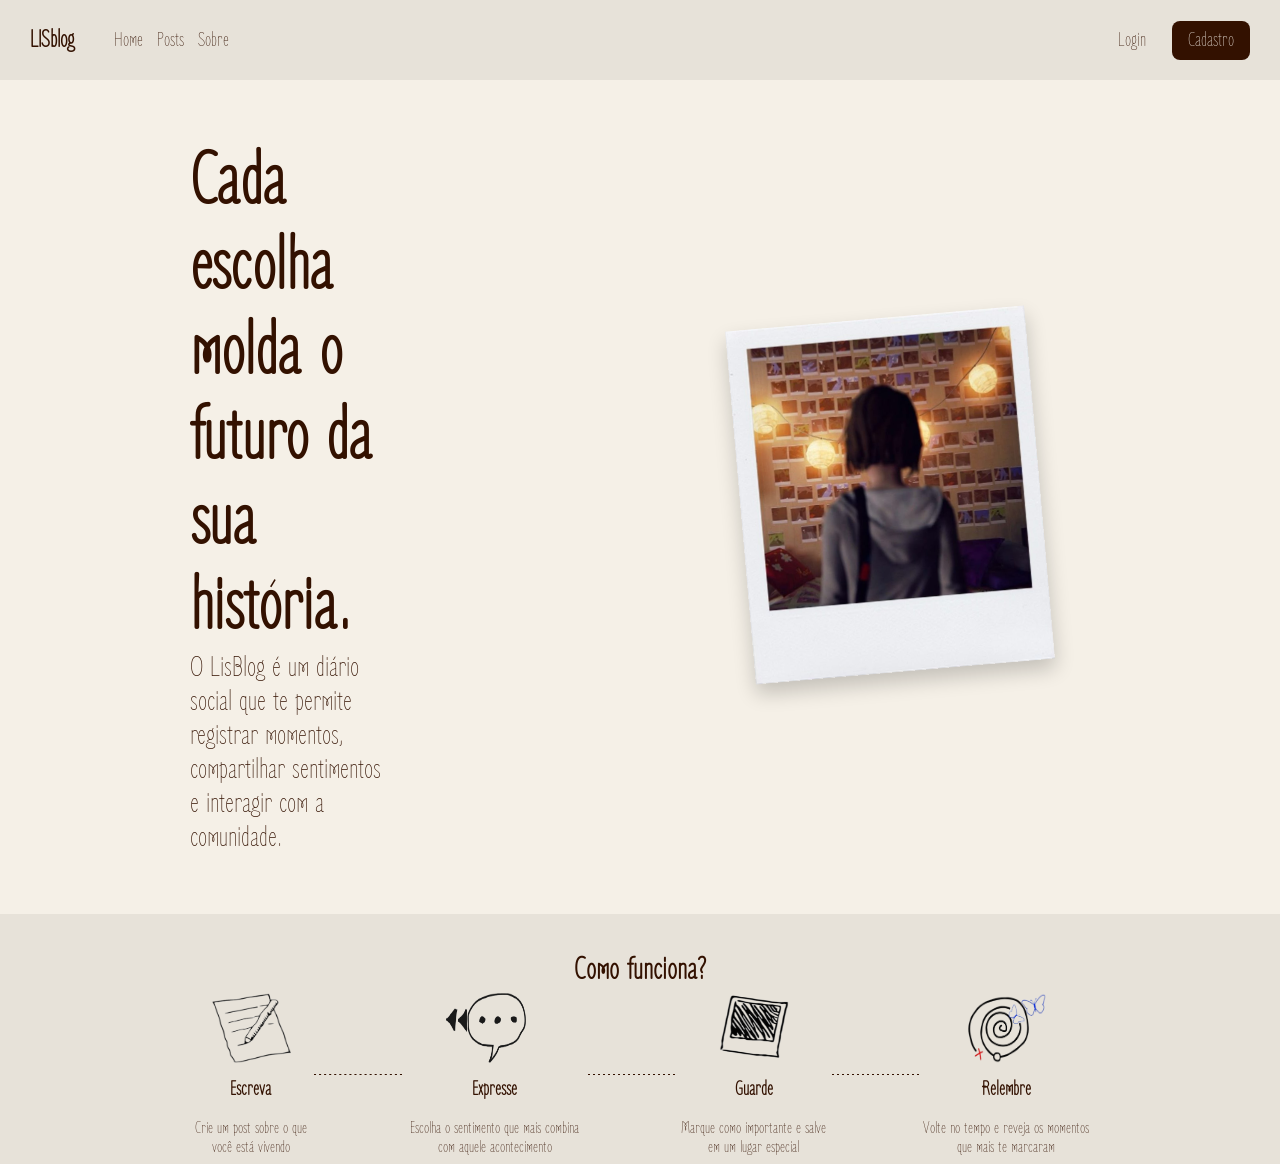
<file: index.html>
<!doctype html>
<html lang="en">

<head>
  <meta charset="UTF-8" />
  <meta name="viewport" content="width=device-width, initial-scale=1.0" />
  <link rel="stylesheet" href="home.css" />

  <!-- fontes-->
  <link rel="preconnect" href="https://fonts.googleapis.com" />
  <link rel="preconnect" href="https://fonts.gstatic.com" crossorigin />
  <link href="https://fonts.googleapis.com/css2?family=Zen+Loop:ital@0;1&display=swap" rel="stylesheet" />
</head>

<body>


  <!-- NavBar-->
  <header>
    <nav class="navBar">
    
        <h1>LISblog</h1>
      </div>

      <div class="menu">
        <a href="#">Home</a>
        <a href="#">Posts</a>
        <a href="#">Sobre</a>
      </div>

      <div class="botoes">
        <a href="login.html" class="login">Login</a>
        <a href="#" class="cadastro">Cadastro</a>
      </div>
    </nav>
  </header>

  <main>

    <!-- inicio -->
    <section class="inicio">
      <div class="inicio-texto">
        <h1>Cada escolha molda o futuro da sua história.</h1>
        <p>O LisBlog é um diário social que te permite registrar momentos,
          compartilhar sentimentos e interagir com a comunidade.<br></p>
      </div>

      <div class="inicio-img">
        <img src="imgs/polaroid_home.jpg" alt="">
      </div>
    </section>

  
    <!--funcionalidades-->

    <div class="funcionalidades">

      <h1>Como funciona?</h1>

      <div class="alinhamento">

      <div>
        <div class="icones" ><img src="./imgs/save icon.png" alt=""> <br></div>
        <h2>Escreva</h2> <br>
        <p>Crie um post sobre o que você está vivendo</p>
      </div>

      <div class="divisor"></div>

      <div>
       <div class="icones2" ><img src="./imgs/balao.png" alt=""></div>
       <h2>Expresse</h2> <br>
        <p>Escolha o sentimento que mais combina com aquele acontecimento</p>
      </div>

      <div class="divisor"></div>


      <div>
        <div class="icones" ><img src="./imgs/polaroid-icon.png" alt=""></div>
        <h2>Guarde</h2> <br>
        <p>Marque como importante e salve em um lugar especial</p>
      </div>

      <div class="divisor"></div>

      <div>
        <div class="icones" ><img src="./imgs/rewind.png" alt=""></div>
        <h2>Relembre</h2> <br>
        <p>Volte no tempo e reveja os momentos que mais te marcaram</p>
      </div>
</div>


    </div>





</body>

</html>
</file>
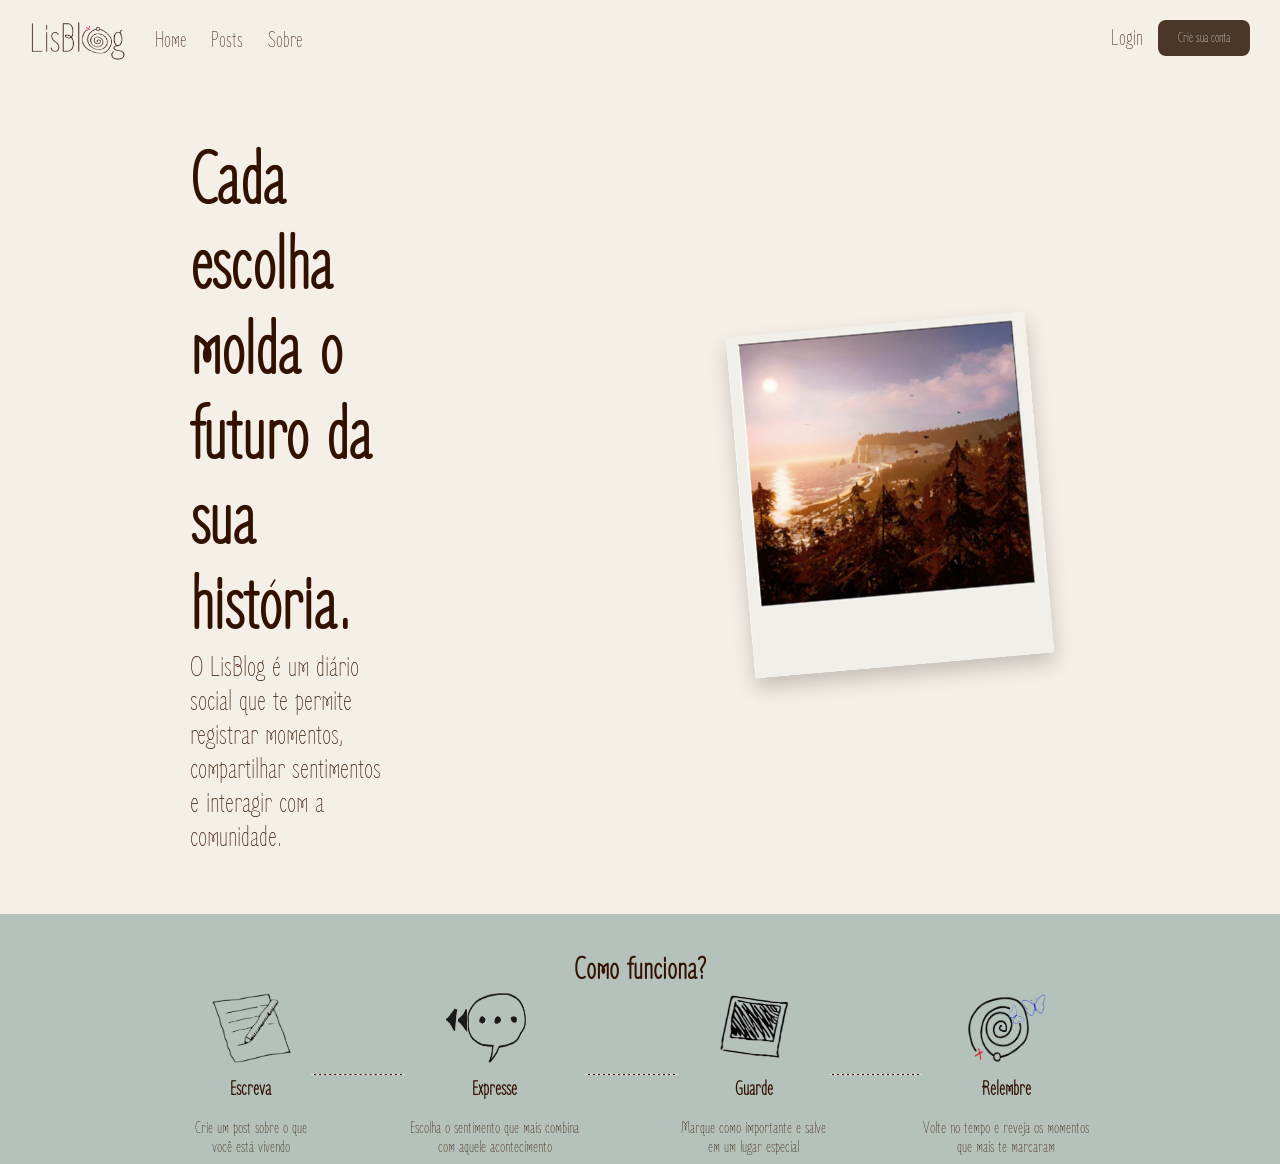
<file: public/index.html>
<!doctype html>
<html lang="en">

<head>
  <meta charset="UTF-8" />
  <meta name="viewport" content="width=device-width, initial-scale=1.0" />
  <link rel="stylesheet" href="./css/home.css" />

  <!-- fontes-->
  <link rel="preconnect" href="https://fonts.googleapis.com" />
  <link rel="preconnect" href="https://fonts.gstatic.com" crossorigin />
  <link href="https://fonts.googleapis.com/css2?family=Zen+Loop:ital@0;1&display=swap" rel="stylesheet" />
</head>

<body>


  <!-- NavBar-->
  <header>
  <nav class="navBar">
    <img class="logo" src="./assets/imgs/Logo.png" alt="LisBlog" />
    <div class="menu">
      <a href="./index.html">Home</a>
      <a href="#">Posts</a>
      <a href="./sobre.html">Sobre</a>
    </div>
    <div class="botoes">
        <a href="login.html">Login</a>
      <a href="./cadastro.html" class="cadastro">Crie sua conta</a>
    </div>
  </nav>
</header>

  <main>

    <!-- inicio -->
    <section class="inicio">
      <div class="inicio-texto">
        <h1>Cada escolha molda o futuro da sua história.</h1>
        <p>O LisBlog é um diário social que te permite registrar momentos,
          compartilhar sentimentos e interagir com a comunidade.<br></p>
      </div>

      <div class="inicio-img">
        <img src="./assets/imgs/polaroid_ArcadiaBay.png" alt="">
      </div>
    </section>

  
    <!--funcionalidades-->

    <div class="funcionalidades">

      <h1>Como funciona?</h1>

      <div class="alinhamento">

      <div>
        <div class="icones" ><img src="./assets/imgs/save icon.png" alt=""> <br></div>
        <h2>Escreva</h2> <br>
        <p>Crie um post sobre o que você está vivendo</p>
      </div>

      <div class="divisor"></div>

      <div>
       <div class="icones2" ><img src="./assets/imgs/balao.png" alt=""></div>
       <h2>Expresse</h2> <br>
        <p>Escolha o sentimento que mais combina com aquele acontecimento</p>
      </div>

      <div class="divisor"></div>


      <div>
        <div class="icones" ><img src="./assets/imgs/polaroid-icon.png" alt=""></div>
        <h2>Guarde</h2> <br>
        <p>Marque como importante e salve em um lugar especial</p>
      </div>

      <div class="divisor"></div>

      <div>
        <div class="icones" ><img src="./assets/imgs/rewind.png" alt=""></div>
        <h2>Relembre</h2> <br>
        <p>Volte no tempo e reveja os momentos que mais te marcaram</p>
      </div>
</div>


    </div>





</body>

</html>
</file>
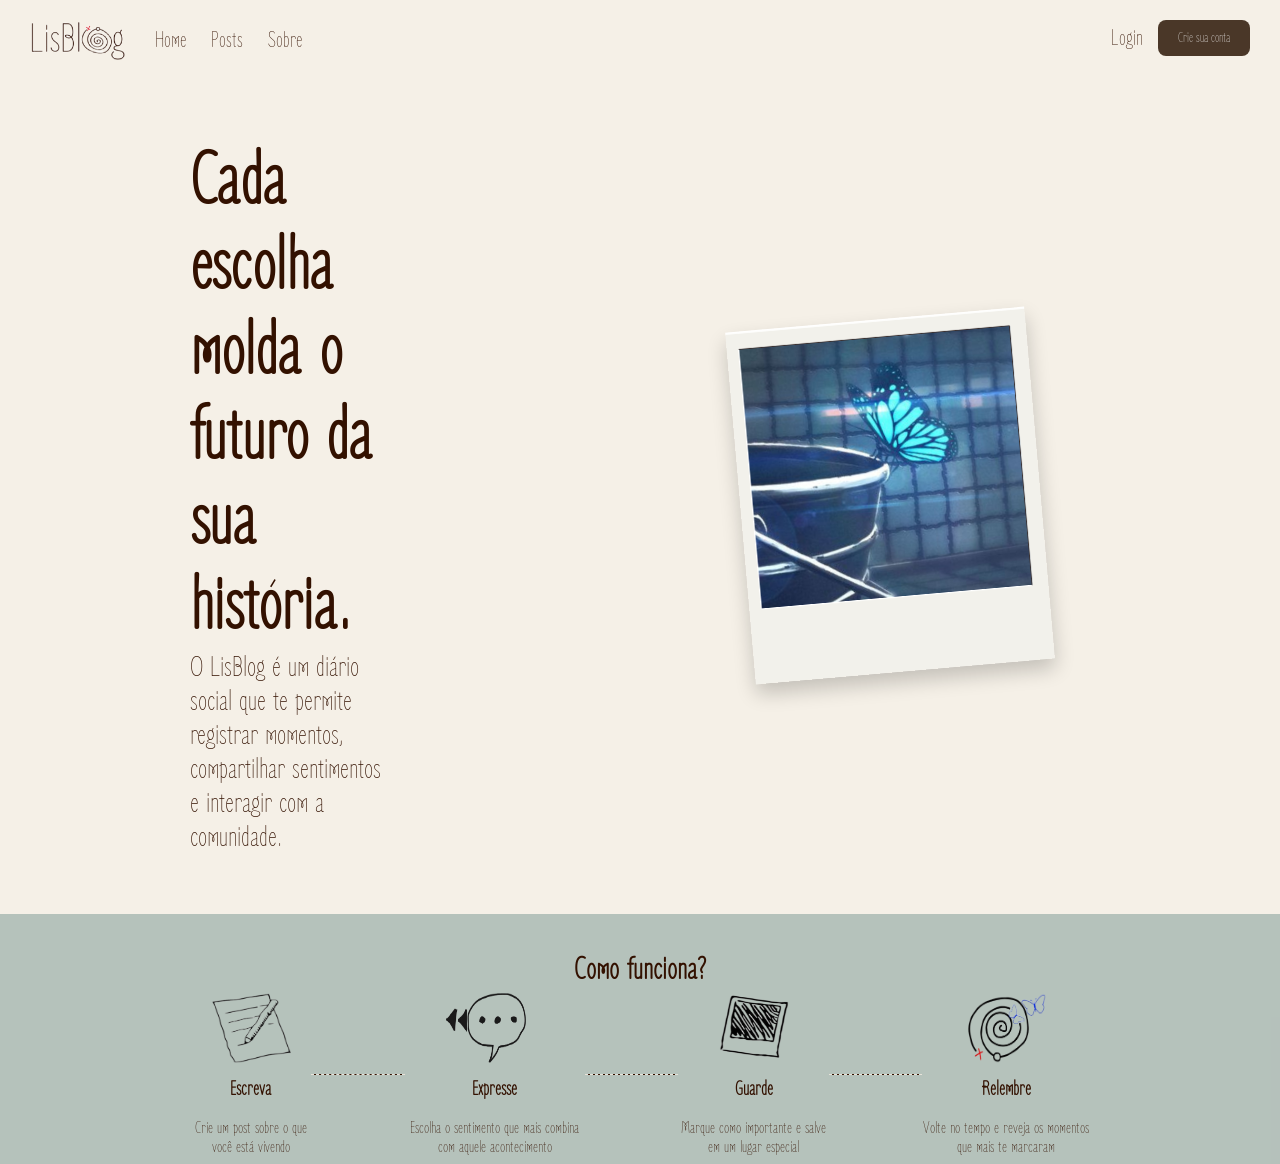
<file: Páginas/index.html>
<!doctype html>
<html lang="en">

<head>
  <meta charset="UTF-8" />
  <meta name="viewport" content="width=device-width, initial-scale=1.0" />
  <link rel="stylesheet" href="../css/home.css" />

  <!-- fontes-->
  <link rel="preconnect" href="https://fonts.googleapis.com" />
  <link rel="preconnect" href="https://fonts.gstatic.com" crossorigin />
  <link href="https://fonts.googleapis.com/css2?family=Zen+Loop:ital@0;1&display=swap" rel="stylesheet" />
</head>

<body>


  <!-- NavBar-->
  <header>
  <nav class="navBar">
    <img class="logo" src="../imgs/Logo.png" alt="LisBlog" />
    <div class="menu">
      <a href="./index.html">Home</a>
      <a href="#">Posts</a>
      <a href="./sobre.html">Sobre</a>
    </div>
    <div class="botoes">
        <a href="login.html">Login</a>
      <a href="./cadastro.html" class="cadastro">Crie sua conta</a>
    </div>
  </nav>
</header>

  <main>

    <!-- inicio -->
    <section class="inicio">
      <div class="inicio-texto">
        <h1>Cada escolha molda o futuro da sua história.</h1>
        <p>O LisBlog é um diário social que te permite registrar momentos,
          compartilhar sentimentos e interagir com a comunidade.<br></p>
      </div>

      <div class="inicio-img">
        <img src="../imgs/borboleta_home.png" alt="">
      </div>
    </section>

  
    <!--funcionalidades-->

    <div class="funcionalidades">

      <h1>Como funciona?</h1>

      <div class="alinhamento">

      <div>
        <div class="icones" ><img src="../imgs/save icon.png" alt=""> <br></div>
        <h2>Escreva</h2> <br>
        <p>Crie um post sobre o que você está vivendo</p>
      </div>

      <div class="divisor"></div>

      <div>
       <div class="icones2" ><img src="../imgs/balao.png" alt=""></div>
       <h2>Expresse</h2> <br>
        <p>Escolha o sentimento que mais combina com aquele acontecimento</p>
      </div>

      <div class="divisor"></div>


      <div>
        <div class="icones" ><img src="../imgs/polaroid-icon.png" alt=""></div>
        <h2>Guarde</h2> <br>
        <p>Marque como importante e salve em um lugar especial</p>
      </div>

      <div class="divisor"></div>

      <div>
        <div class="icones" ><img src="../imgs/rewind.png" alt=""></div>
        <h2>Relembre</h2> <br>
        <p>Volte no tempo e reveja os momentos que mais te marcaram</p>
      </div>
</div>


    </div>





</body>

</html>
</file>
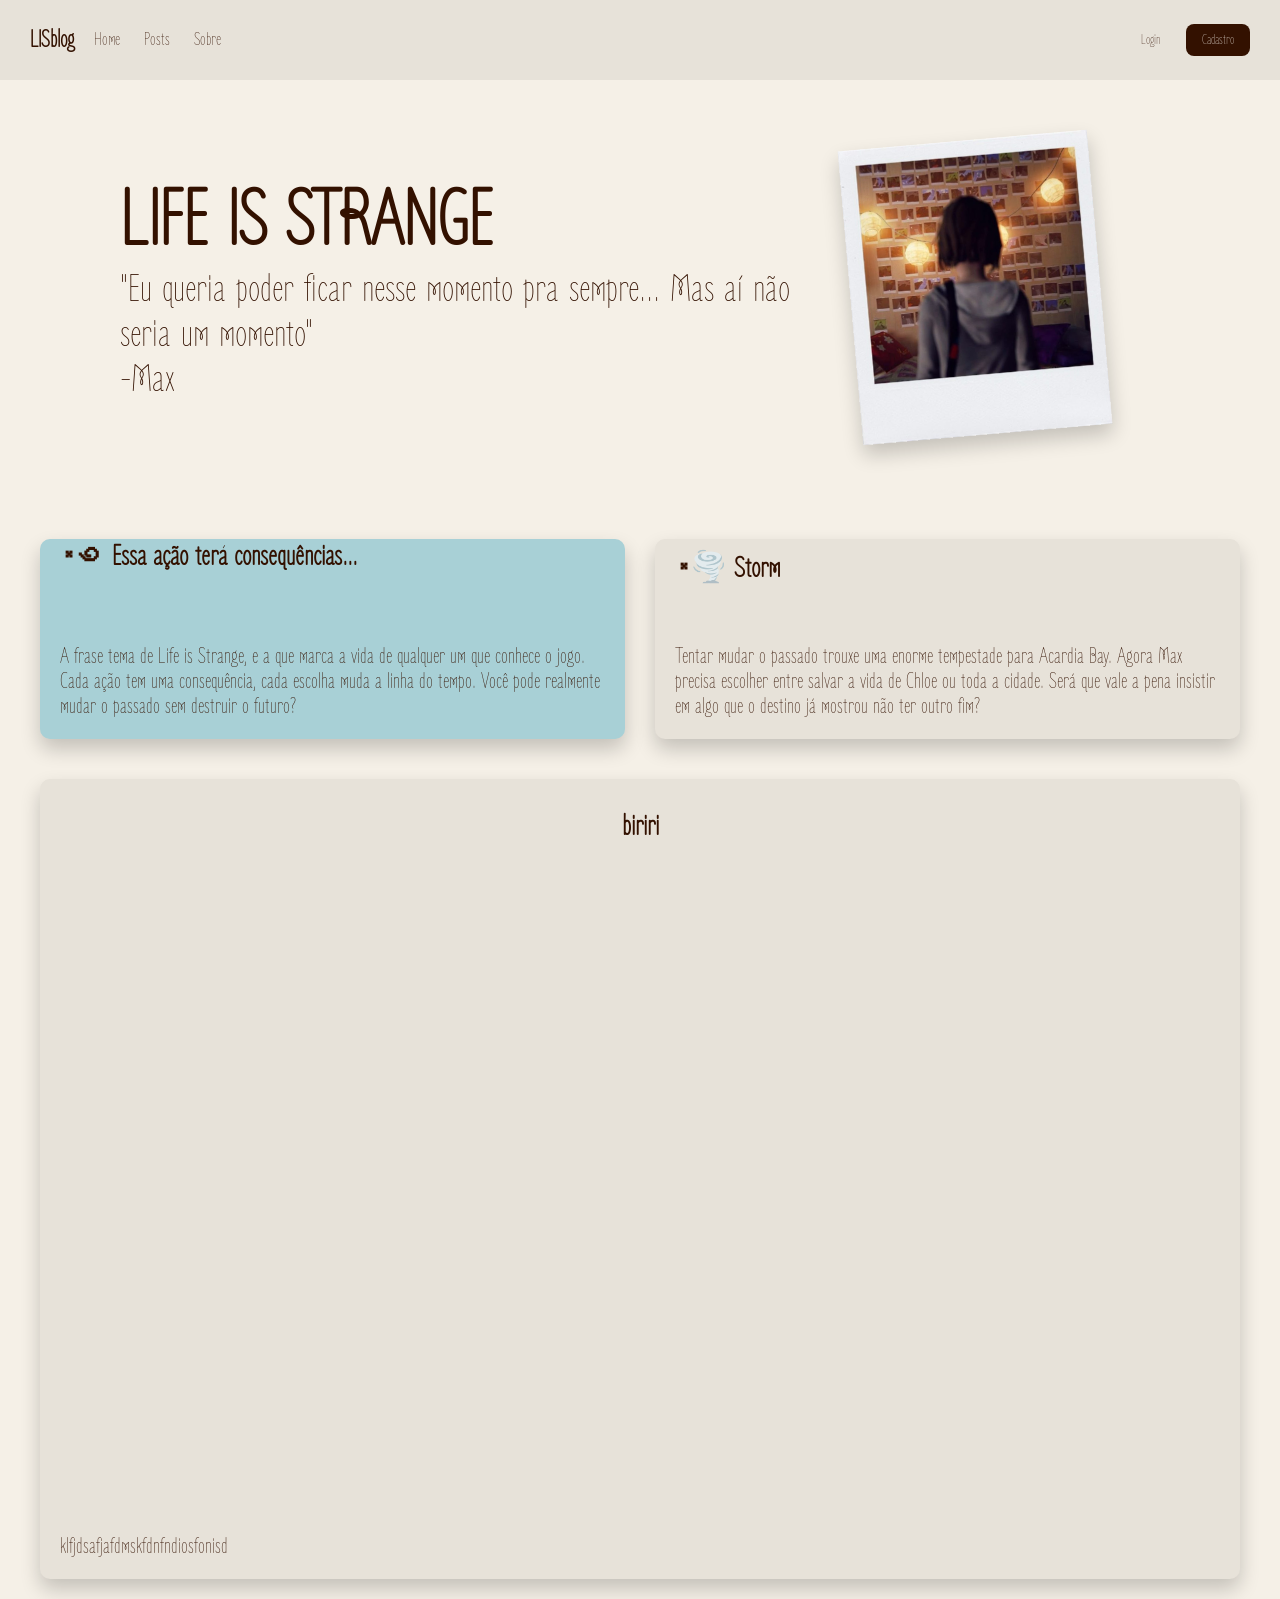
<file: sobre.html>
<!doctype html>
<html lang="en">

<head>
  <meta charset="UTF-8" />
  <meta name="viewport" content="width=device-width, initial-scale=1.0" />
  <link rel="stylesheet" href="style.css" />

  <!-- fontes-->
  <link rel="preconnect" href="https://fonts.googleapis.com" />
  <link rel="preconnect" href="https://fonts.gstatic.com" crossorigin />
  <link href="https://fonts.googleapis.com/css2?family=Zen+Loop:ital@0;1&display=swap" rel="stylesheet" />
</head>

<body>


  <!-- NavBar-->
  <header>
    <nav class="navBar">
    
        <h1>LISblog</h1>
      </div>

      <div class="menu">
        <a href="#">Home</a>
        <a href="#">Posts</a>
        <a href="#">Sobre</a>
      </div>

      <div class="botoes">
        <a href="login.html" class="login">Login</a>
        <a href="#" class="cadastro">Cadastro</a>
      </div>
    </nav>
  </header>

  <main>

    <!-- inicio -->
    <section class="inicio">
      <div class="inicio-texto">
        <h1>LIFE IS STRANGE</h1>
        <p>"Eu queria poder ficar nesse momento pra sempre... Mas aí não seria um momento" <br> -Max</p>
      </div>

      <div class="inicio-img">
        <img src="imgs/polaroid_home.jpg" alt="">
      </div>
    </section>

    <!-- cards -->
    <section class="cards">
      
      <div class="card card1">
        <h1>༝꩜ Essa ação terá consequências...</h1>
        <p>A frase tema de Life is Strange, e a que marca a vida de qualquer um que conhece o jogo. <br> Cada ação tem
          uma consequência,
          cada escolha muda a linha do tempo. Você pode realmente mudar o passado sem destruir o futuro?<br> </p>
        </div>

      <div class="card card2">
        <h1>༝🌪️ Storm</h1>
        <p> Tentar mudar o passado trouxe uma enorme tempestade para Acardia Bay. Agora Max precisa escolher
          entre salvar a vida de Chloe ou toda a cidade. Será que vale a pena insistir em algo que o destino já
          mostrou não ter outro fim?</p>
      </div>
    </section>

    <section class="card card3">
      <h1 class="titulo">biriri</h1>
      <p>klfjdsafjafdmskfdnfndiosfonisd</p>



    </section>





</body>

</html>
</file>
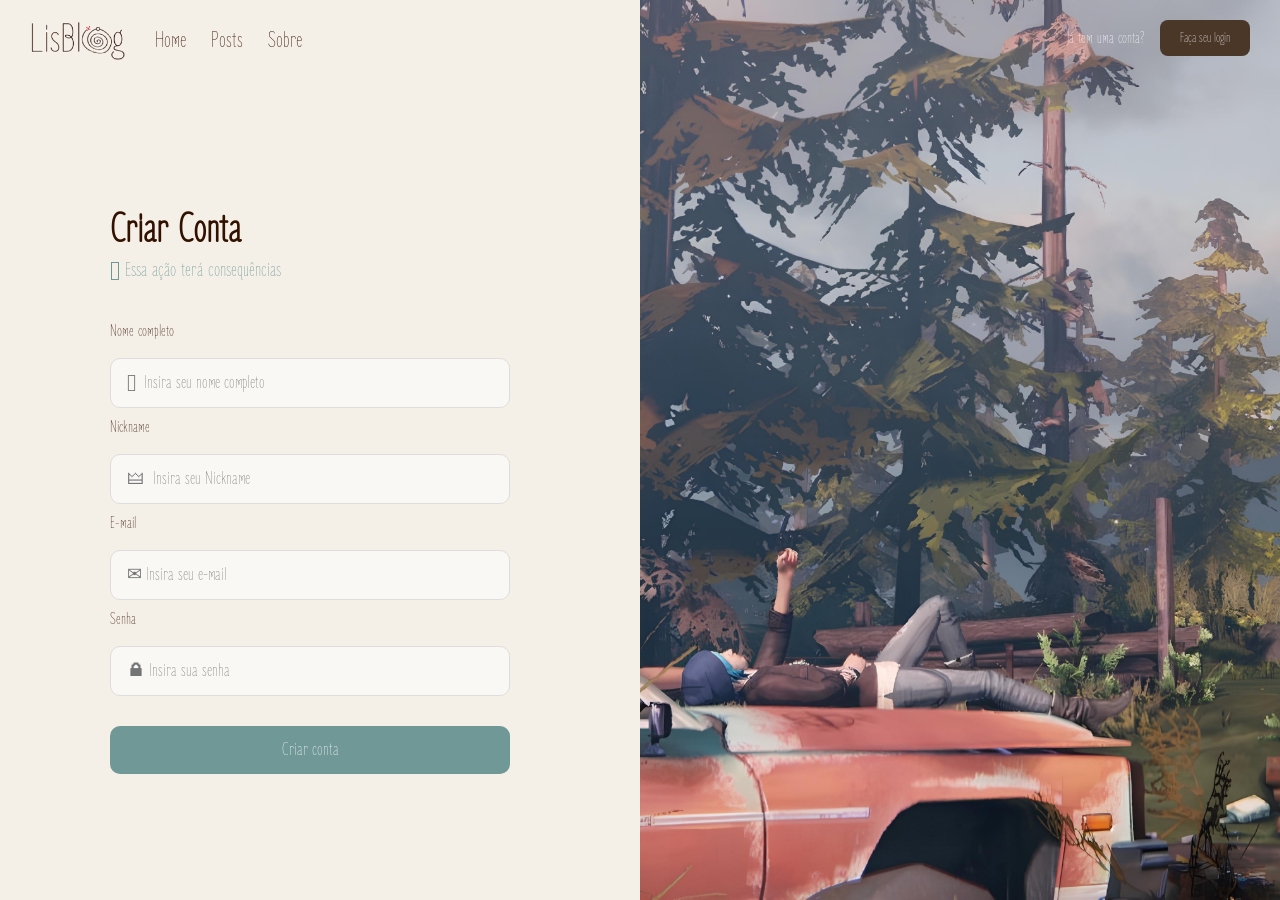
<file: public/cadastro.html>
<!doctype html>
<html lang="pt-br">
  <head>
    <meta charset="UTF-8" />
    <meta name="viewport" content="width=device-width, initial-scale=1.0" />
    <link rel="stylesheet" href="./css/cadastro.css" />

    <title>Cadastro - LISBlog</title>

    <!-- fontes-->
    <link rel="preconnect" href="https://fonts.googleapis.com" />
    <link rel="preconnect" href="https://fonts.gstatic.com" crossorigin />
    <link
      href="https://fonts.googleapis.com/css2?family=Zen+Loop:ital@0;1&display=swap"
      rel="stylesheet"
    />
  </head>

  <body>
    <div class="corpo">
      <!-- parte do cadastro -->
      <div class="container">
        <header>
          <nav class="navBar">
            <img class="logo" src="./assets/imgs/Logo.png" />
            <div class="menu">
              <a href="./index.html">Home</a>
              <a href="#">Posts</a>
              <a href="./sobre.html">Sobre</a>
            </div>
          </nav>
        </header>

        <div class="area-cadastro">
          <h1>Criar Conta</h1>
          <h3>𖦹 Essa ação terá consequências</h3>

          <div class="inputs">
            <p>Nome completo<span id="erroNome"></span></p>
            <input
              type="text"
              id="ipt_nome"
              placeholder="𖨆  Insira seu nome completo"
            />
            <p>Nickname<span id="erroNick"></span></p>
            <input
              type="text"
              id="ipt_NickName"
              placeholder="🜲  Insira seu Nickname"
            />
            <p>E-mail<span id="erroEmail"></span></p>
            <input
              type="text"
              id="ipt_email"
              placeholder="✉ Insira seu e-mail"
            />
            <p>Senha<span id="erroSenha"></span></p>
            <input
              type="text"
              id="ipt_senha"
              placeholder="🔒︎ Insira sua senha"
            />
          </div>
          <button class="botao" onclick="cadastrar()">Criar conta</button>
        </div>
        <div id="texto"></div>
      </div>

      <!-- parte da imagem -->
      <div class="lado-imagem">
        <div class="botoes">
          <p>Já tem uma conta?</p>
          <a href="./login.html" class="cadastro">Faça seu login</a>
        </div>
      </div>
    </div>
  </body>
</html>

<script>
  let ListaNickname = ["teste"];
  let ListaEmail = ["teste"];

  function cadastrar() {
    var nomeVar = ipt_nome.value;
    var nicknameVar = ipt_NickName.value;
    var emailVar = ipt_email.value;
    var senhaVar = ipt_senha.value;

    // Verificação nome

    if ((nomeVar == ``)) {
      erroNome.innerHTML = `<span class="mensagem_erro">ⓘ Por favor, informe seu nome</span>`;
    } else {
      erroNome.innerHTML = ``;
    }

    // Verificação Nickname

    if (nicknameVar == ``) {
      erroNick.innerHTML = `<span class="mensagem_erro">ⓘ Por favor, informe um Nickname</span>`;
    } else {
      erroNick.innerHTML = ``;

      for (let index = 0; index < ListaNickname.length; index++) {
        if (ListaNickname[index] == nicknameVar) {
          texto.innerHTML = `Este nick já está sendo utilizado`;
        } else {
          ListaNickname.push(nicknameVar);
        }
      }
    }

    // Verificação Email

    if (emailVar == `` || !emailVar.includes("@")) {
      erroEmail.innerHTML = `<span class="mensagem_erro">ⓘ Por favor, informe um E-mail válido</span>`;
    } else {
      erroEmail.innerHTML = ``;

      for (let index = 0; index < ListaEmail.length; index++) {
        if (ListaEmail[index] == emailVar) {
          texto.innerHTML = `Este e-mail já está sendo utilizado`;
        } else {
          ListaEmail.push(emailVar);
        }
      }
    }

    fetch("/usuarios/cadastrar", {
      method: "POST",
      headers: {
        "Content-Type": "application/json",
      },
      body: JSON.stringify({
        nomeServer: nomeVar,
        emailServer: emailVar,
        senhaServer: senhaVar,
        nicknameServer: nicknameVar,
      }),
    })
      .then(function (resposta) {
        console.log("resposta: ", resposta);

        if (resposta.ok) {
          mensagem_erro.innerHTML =
            "Cadastro realizado com sucesso! Redirecionando para tela de Login...";

          setTimeout(() => {
            window.location = "login.html";
          }, "2000");

          limparFormulario();
        } else {
          throw "Houve um erro ao tentar realizar o cadastro!";
        }
      })
      .catch(function (resposta) {
        console.log(`#ERRO: ${resposta}`);
      });

    return false;
  }
</script>
</file>
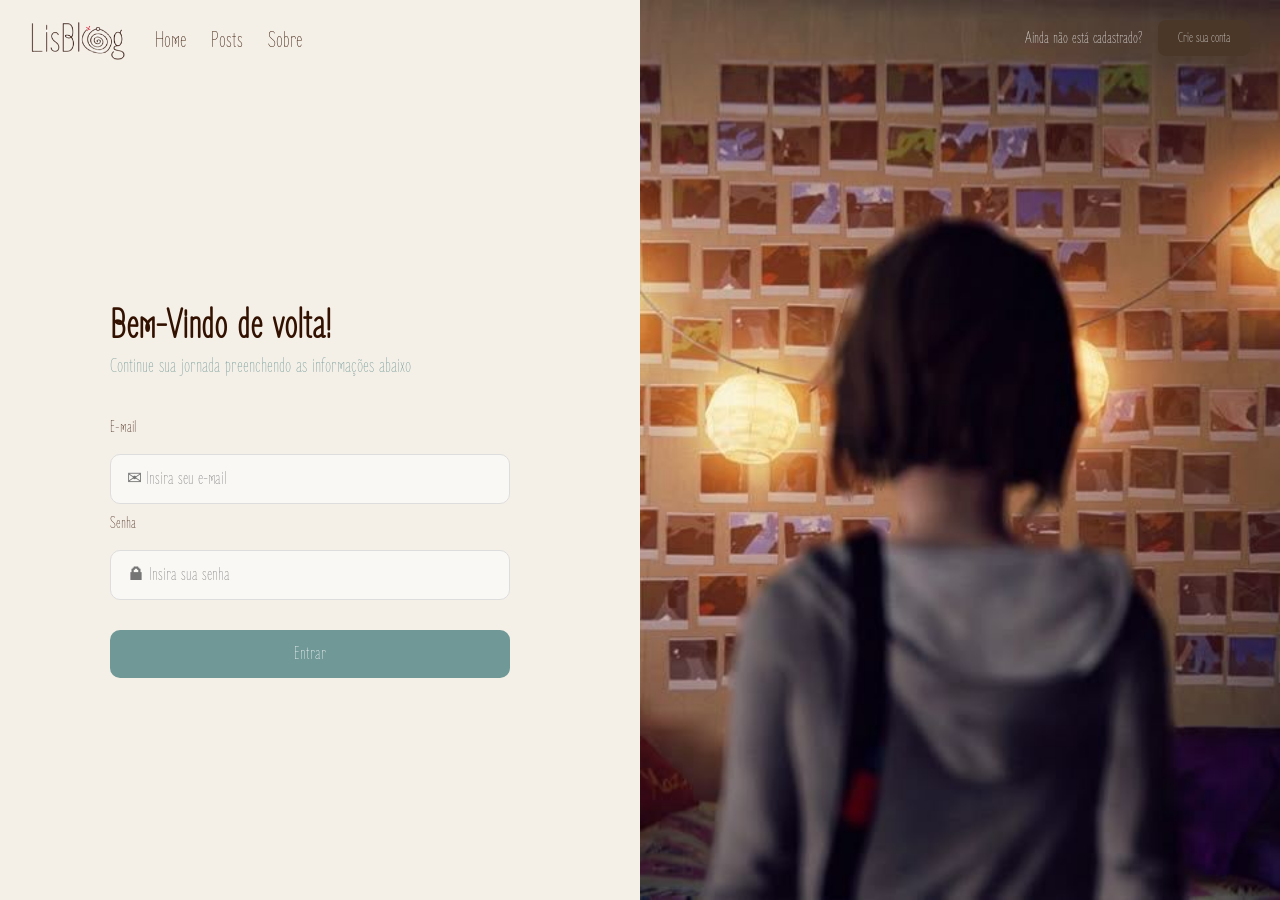
<file: public/login.html>
<!doctype html>
<html lang="pt-br">
  <head>
    <meta charset="UTF-8" />
    <meta name="viewport" content="width=device-width, initial-scale=1.0" />
    <link rel="stylesheet" href="./css/login.css" />
    <title>Login - LisBlog</title>

    <!-- fontes-->
  <link rel="preconnect" href="https://fonts.googleapis.com" />
  <link rel="preconnect" href="https://fonts.gstatic.com" crossorigin />
  <link href="https://fonts.googleapis.com/css2?family=Zen+Loop:ital@0;1&display=swap" rel="stylesheet" />
</head>

  <body>
    <div class="corpo">


      <!-- parte do login -->
      <div class="container">
        <header>
          <nav class="navBar">
            <img class="logo" src="./assets/imgs/Logo.png" alt="LisBlog" />
            <div class="menu">
              <a href="./index.html">Home</a>
              <a href="#">Posts</a>
              <a href="./sobre.html">Sobre</a>
            </div>
          </nav>
        </header>

         <div class="area-cadastro">
          <h1>Bem-Vindo de volta!</h1>
          <h3>Continue sua jornada preenchendo as informações abaixo</h3>

          <div class="inputs">
            <p>E-mail<span id="erroEmail"></span></p>
            <input
              type="text"
              id="ipt_email"
              placeholder="✉ Insira seu e-mail"
            />
            <p>Senha<span id="erroSenha"></span></p>
            <input
              type="password"
              id="ipt_senha"
              placeholder="🔒︎ Insira sua senha"
            />
          </div>
          <button class="botao" onclick="entrar()">Entrar</button>
        </div>
        <div id="texto"></div>
      </div>

      <!-- parte da imagem -->
      <div class="lado-imagem">
        <div class="botoes">
          <p>Ainda não está cadastrado?</p>
          <a href="./cadastro.html" class="cadastro">Crie sua conta</a>
        </div>
      </div>
    </div>

  </body>
</html>

<script>

  function entrar() {

        var emailVar = ipt_email.value;
        var senhaVar = ipt_senha.value;

        if (emailVar == "" || senhaVar == "") {
            mensagem_erro.innerHTML = "(Mensagem de erro para todos os campos em branco)";
            return false;
        }

        console.log("FORM LOGIN: ", emailVar);
        console.log("FORM SENHA: ", senhaVar);

        fetch("/usuarios/autenticar", {
            method: "POST",
            headers: {
                "Content-Type": "application/json"
            },
            body: JSON.stringify({
                emailServer: emailVar,
                senhaServer: senhaVar
            })
        }).then(function (resposta) {
            console.log("ESTOU NO THEN DO entrar()!")

            if (resposta.ok) {
                console.log(resposta);

                resposta.json().then(json => {
                    console.log(json);
                    console.log(JSON.stringify(json));
                    sessionStorage.EMAIL_USUARIO = json.email;
                    sessionStorage.NOME_USUARIO = json.nome;

                    setTimeout(function () {
                        window.location = "./dashboard.html";
                    }, 1000); // apenas para exibir o loading

                });

            } else {

                console.log("Houve um erro ao tentar realizar o login!");

                resposta.text().then(texto => {
                    console.error(texto);
                });
            }

        }).catch(function (erro) {
            console.log(erro);
        })

        return false;
    }

</script>
</file>
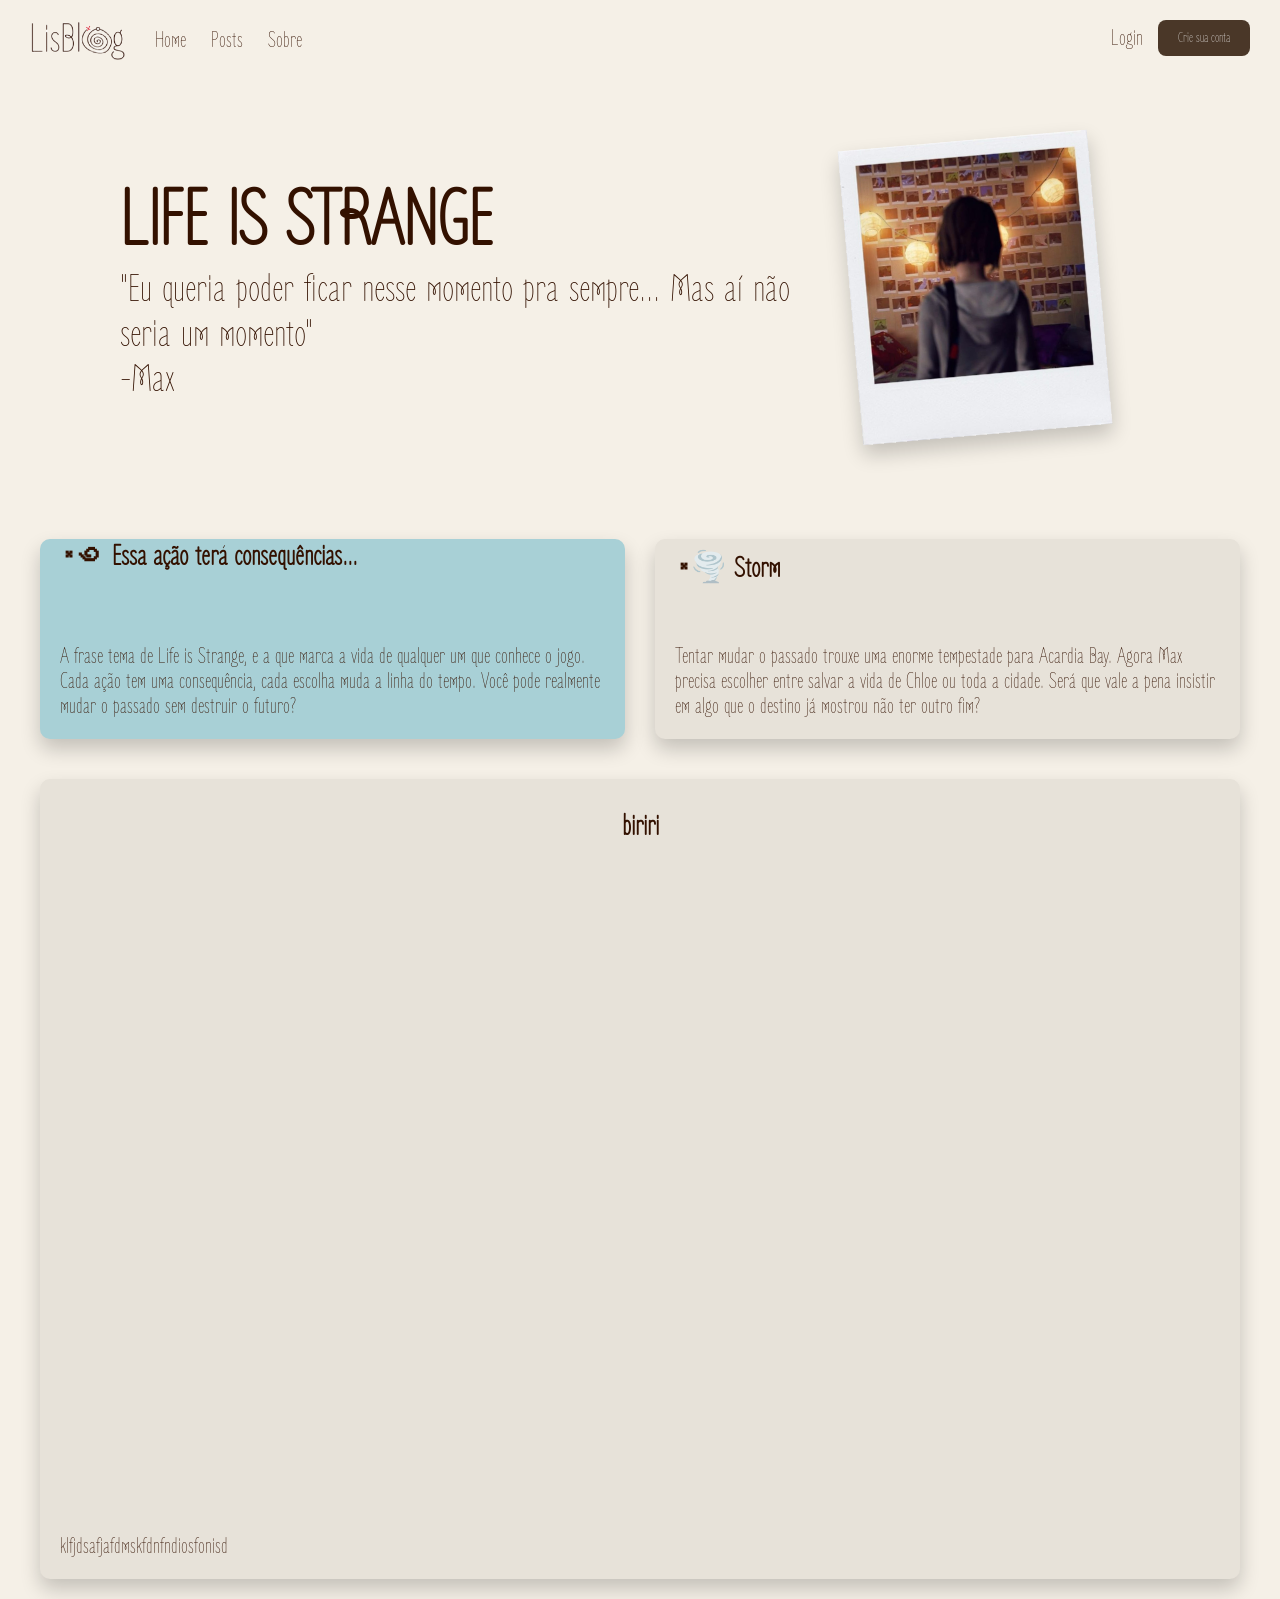
<file: public/sobre.html>
<!doctype html>
<html lang="en">

<head>
  <meta charset="UTF-8" />
  <meta name="viewport" content="width=device-width, initial-scale=1.0" />
  <link rel="stylesheet" href="../public/css/sobre.css" />

  <!-- fontes-->
  <link rel="preconnect" href="https://fonts.googleapis.com" />
  <link rel="preconnect" href="https://fonts.gstatic.com" crossorigin />
  <link href="https://fonts.googleapis.com/css2?family=Zen+Loop:ital@0;1&display=swap" rel="stylesheet" />
</head>

<body>


  <!-- NavBar-->
  <header>
  <nav class="navBar">
    <img class="logo" src="../public/assets/imgs/Logo.png" alt="LisBlog" />
    <div class="menu">
      <a href="./index.html">Home</a>
      <a href="#">Posts</a>
      <a href="./sobre.html">Sobre</a>
    </div>
    <div class="botoes">
        <a href="login.html">Login</a>
      <a href="./cadastro.html" class="cadastro">Crie sua conta</a>
    </div>
  </nav>
</header>

  <main>

    <!-- inicio -->
    <section class="inicio">
      <div class="inicio-texto">
        <h1>LIFE IS STRANGE</h1>
        <p>"Eu queria poder ficar nesse momento pra sempre... Mas aí não seria um momento" <br> -Max</p>
      </div>

      <div class="inicio-img">
        <img src="../public/assets/imgs/polaroid_home.jpg" alt="">
      </div>
    </section>

    <!-- cards -->
    <section class="cards">
      
      <div class="card card1">
        <h1>༝꩜ Essa ação terá consequências...</h1>
        <p>A frase tema de Life is Strange, e a que marca a vida de qualquer um que conhece o jogo. <br> Cada ação tem
          uma consequência,
          cada escolha muda a linha do tempo. Você pode realmente mudar o passado sem destruir o futuro?<br> </p>
        </div>

      <div class="card card2">
        <h1>༝🌪️ Storm</h1>
        <p> Tentar mudar o passado trouxe uma enorme tempestade para Acardia Bay. Agora Max precisa escolher
          entre salvar a vida de Chloe ou toda a cidade. Será que vale a pena insistir em algo que o destino já
          mostrou não ter outro fim?</p>
      </div>
    </section>

    <section class="card card3">
      <h1 class="titulo">biriri</h1>
      <p>klfjdsafjafdmskfdnfndiosfonisd</p>



    </section>





</body>

</html>
</file>
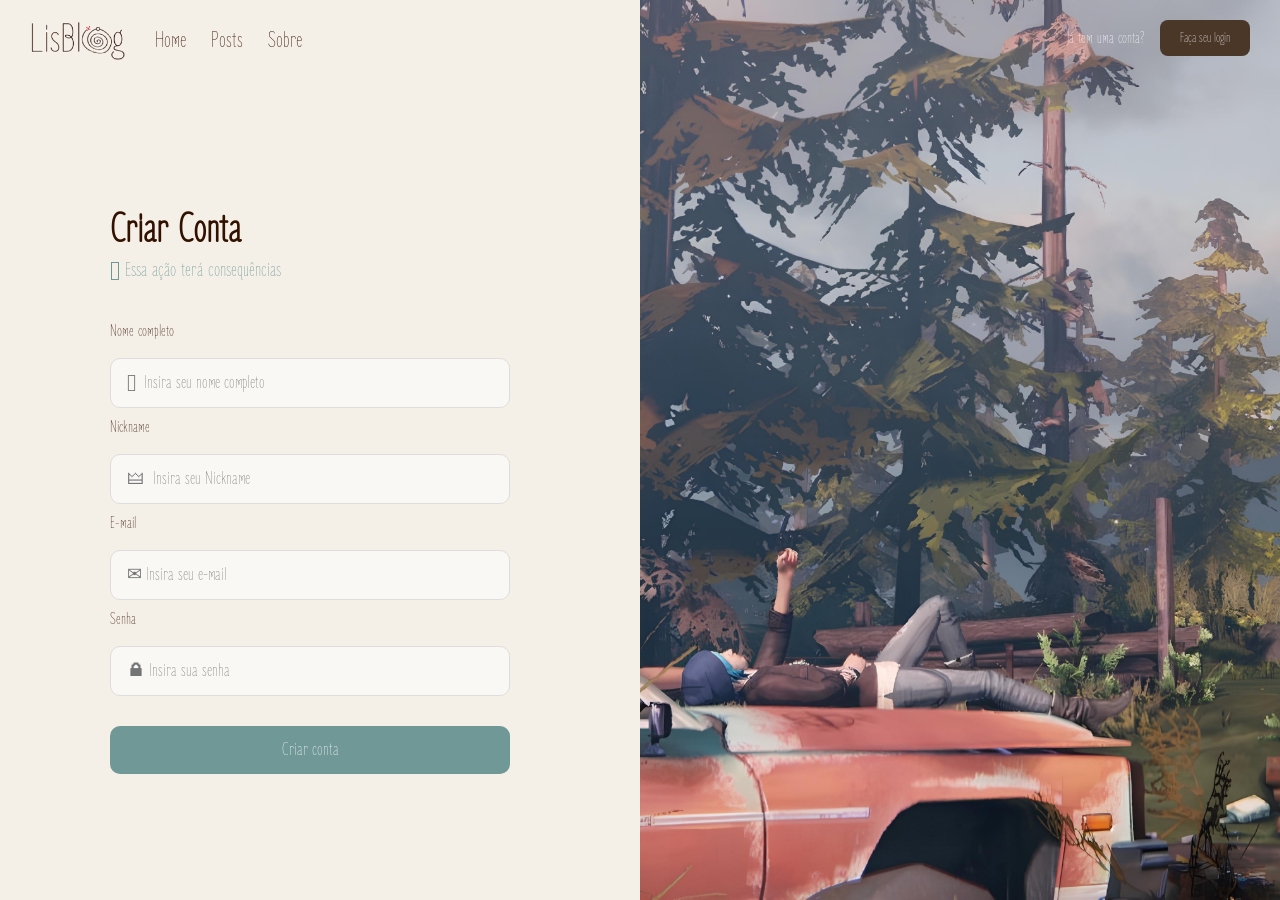
<file: Páginas/cadastro.html>
<!doctype html>
<html lang="pt-br">
  <head>
    <meta charset="UTF-8" />
    <meta name="viewport" content="width=device-width, initial-scale=1.0" />
    <link rel="stylesheet" href="../css/cadastro.css" />

    <title>Cadastro - LISBlog</title>


    <!-- fontes-->
  <link rel="preconnect" href="https://fonts.googleapis.com" />
  <link rel="preconnect" href="https://fonts.gstatic.com" crossorigin />
  <link href="https://fonts.googleapis.com/css2?family=Zen+Loop:ital@0;1&display=swap" rel="stylesheet" />
</head>


  <body>
    <div class="corpo">

      <!-- parte do cadastro -->
      <div class="container">
        <header>
          <nav class="navBar">
            <img class="logo" src="../imgs/Logo.png" />
            <div class="menu">
              <a href="./index.html">Home</a>
              <a href="#">Posts</a>
              <a href="./sobre.html">Sobre</a>
            </div>
          </nav>
        </header>

        <div class="area-cadastro">
          <h1>Criar Conta</h1>
          <h3>𖦹 Essa ação terá consequências</h3>

          <div class="inputs">
            <p>Nome completo<span id="erroNome"></span></p>
            <input
              type="text"
              id="ipt_nome"
              placeholder="𖨆  Insira seu nome completo"
            />
            <p>Nickname<span id="erroNick"></span></p>
            <input
              type="text"
              id="ipt_NickName"
              placeholder="🜲  Insira seu Nickname"
            />
            <p>E-mail<span id="erroEmail"></span></p>
            <input
              type="text"
              id="ipt_email"
              placeholder="✉ Insira seu e-mail"
            />
            <p>Senha<span id="erroSenha"></span></p>
            <input
              type="text"
              id="ipt_senha"
              placeholder="🔒︎ Insira sua senha"
            />
          </div>
          <button class="botao" onclick="CriarConta()">Criar conta</button>
        </div>
        <div id="texto"></div>
      </div>

      <!-- parte da imagem -->
      <div class="lado-imagem">
        <div class="botoes">
          <p>Já tem uma conta?</p>
          <a href="./login.html" class="cadastro">Faça seu login</a>
        </div>
      </div>
    </div>

  </body>
</html>

<script>
  let ListaNickname = ["teste"];
  let ListaEmail = ["teste"];

  function CriarConta() {
    let nome = ipt_nome.value;
    let nick = ipt_NickName.value;
    let email = ipt_email.value;
    let senha = ipt_senha.value;

    // Verificação nome

    if ((nome = ``)) {
      erroNome.innerHTML = `<span class="mensagem_erro">ⓘ Por favor, informe seu nome</span>`;
    } else {
      erroNome.innerHTML = ``;
    }

    // Verificação Nickname

    if (nick == ``) {
      erroNick.innerHTML = `<span class="mensagem_erro">ⓘ Por favor, informe um Nickname</span>`;
    } else {
      erroNick = ``;

      for (let index = 0; index < ListaNickname.length; index++) {
        if (ListaNickname[index] == nick) {
          texto.innerHTML = `Este nick já está sendo utilizado`;
        } else {
          ListaNickname.push(nick);
        }
      }
    }

    // Verificação Email

    if (email == `` || !email.includes("@")) {
      erroEmail.innerHTML = `<span class="mensagem_erro">ⓘ Por favor, informe um E-mail válido</span>`;
    } else {
      erroEmail.innerHTML = ``;

      for (let index = 0; index < ListaEmail.length; index++) {
        if (ListaEmail[index] == email) {
          texto.innerHTML = `Este e-mail já está sendo utilizado`;
        } else {
          ListaEmail.push(email);
        }
      }
    }
  }
</script>
</file>
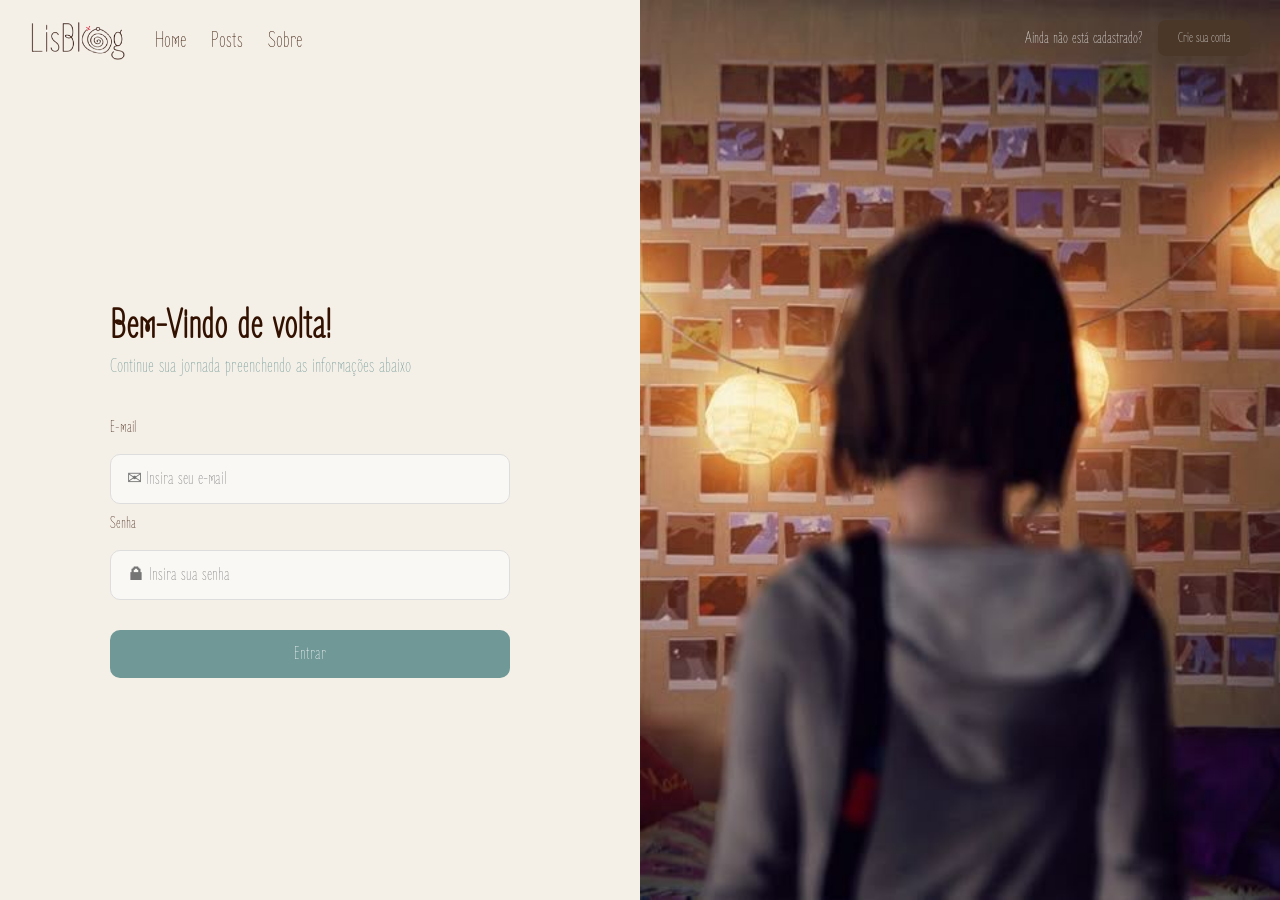
<file: Páginas/login.html>
<!doctype html>
<html lang="pt-br">
  <head>
    <meta charset="UTF-8" />
    <meta name="viewport" content="width=device-width, initial-scale=1.0" />
    <link rel="stylesheet" href="../css/login.css" />
    <title>Login - LisBlog</title>

    <!-- fontes-->
  <link rel="preconnect" href="https://fonts.googleapis.com" />
  <link rel="preconnect" href="https://fonts.gstatic.com" crossorigin />
  <link href="https://fonts.googleapis.com/css2?family=Zen+Loop:ital@0;1&display=swap" rel="stylesheet" />
</head>

  <body>
    <div class="corpo">


      <!-- parte do login -->
      <div class="container">
        <header>
          <nav class="navBar">
            <img class="logo" src="../imgs/Logo.png" alt="LisBlog" />
            <div class="menu">
              <a href="./index.html">Home</a>
              <a href="#">Posts</a>
              <a href="./sobre.html">Sobre</a>
            </div>
          </nav>
        </header>

         <div class="area-cadastro">
          <h1>Bem-Vindo de volta!</h1>
          <h3>Continue sua jornada preenchendo as informações abaixo</h3>

          <div class="inputs">
            <p>E-mail<span id="erroEmail"></span></p>
            <input
              type="text"
              id="ipt_email"
              placeholder="✉ Insira seu e-mail"
            />
            <p>Senha<span id="erroSenha"></span></p>
            <input
              type="text"
              id="ipt_senha"
              placeholder="🔒︎ Insira sua senha"
            />
          </div>
          <button class="botao" onclick="Logar()">Entrar</button>
        </div>
        <div id="texto"></div>
      </div>

      <!-- parte da imagem -->
      <div class="lado-imagem">
        <div class="botoes">
          <p>Ainda não está cadastrado?</p>
          <a href="./cadastro.html" class="cadastro">Crie sua conta</a>
        </div>
      </div>
    </div>

  </body>
</html>
</file>
<file: home.css>
* {
  margin: 0;
  padding: 0;
  box-sizing: border-box;
}

body {
  background-color: #f5f0e7;
  font-family: "Zen Loop", cursive;
  color: #331100;
}

/* header */
header {
  background-color: #e7e2d9;
  height: 80px;
}

.navBar {
  display: flex;
  justify-content: space-between;
  align-items: center;
  height: 100%;
  padding: 0 30px;
}

.menu {
  margin-left: 30px;
}

.menu a {
  margin-left: 10px;
  text-decoration: none;
  color: #331100;
  font-size: 20px;
}


/* botões do login e cadastro */
.botoes {
  margin-left: auto;
  display: flex;
  gap: 10px;
}

.botoes a {
  text-decoration: none;
  padding: 8px 16px;
  border-radius: 8px;
  font-size: 20px;
}

.login {
  color: #331100;
}

.cadastro {
  background-color: #331100;
  color: #f5f0e7;
}


/* inicio */
.inicio {
  display: flex;
  align-items: center;
  justify-content: center;
  gap: 350px;
  padding: 60px 190px;
}

.inicio-texto{
  width: 450px;
}

.inicio-texto h1 {
  font-size: 75px;
}

.inicio-texto p {
  font-size: 30px;
}

.inicio-img img {
  width: 300px;
  transform: rotate(-5deg);
  box-shadow: 0 10px 20px rgba(0, 0, 0, 0.2);
  margin-right: 50px;
  
}

/* Funcionalidades */

.funcionalidades{
  display: flex;
  flex-direction: column;
  justify-content: center;
  gap: 5px;
  align-items: center;
  background-color: #e7e2d9;
  height: 250px;
  padding: 0px 190px;
}

.funcionalidades img {
  display: flex;
  align-items: center;
  justify-content: center;
  width: 80px;
  height: 70px;
  margin-bottom: 15px;
}

.funcionalidades h1{
  margin-top: 30px;
}

.funcionalidades h2 {
  display: flex;
  align-items: center;
  justify-content: center;
  font-size: 20px;
}

.funcionalidades p {
  font-size: 17px;
  text-align: center;
}

.icones {
  display: flex;
  justify-content: center;
}

.icones2 {
  display: flex;
  justify-content: center;
  margin-right: 17px;
}

.divisor {
  background-color: #331100;
  width: 150px;
  height: 1px;
  border-top: 1px dashed #e7e2d9;
  align-self: center;
}

.alinhamento {
  display: flex;
  flex-direction: row;
  max-width: 100%;
  box-sizing: border-box;
}
</file>
<file: public/css/home.css>
* {
  margin: 0;
  padding: 0;
  box-sizing: border-box;
}

body {
  background-color: #f5f0e7;
  font-family: "Zen Loop", cursive;
  color: #331100;
}

/* header */
header {
  background-color: #F5F0E7;
  padding: 20px 30px;
}

.navBar {
  display: flex;
  align-items: center;
  gap: 30px;
}

.logo{
  height: 40px;
}

.menu {
  display: flex;
  gap: 25px;
}

.menu a {
 text-decoration: none;
  color: #331100;
  font-size: 22px
}

/* botões do login e cadastro */
.botoes {
  position: absolute;
  top: 20px;
  right: 30px;
  display: flex;
  align-items: center;
  gap: 15px;
}

.botoes p {
  color: #fff;
  font-size: 16px;
}

.botoes a{
  text-decoration: none;
  color: #331100;
  font-size: 22px
}

.botoes .cadastro {
  background-color: #4a3728;
  color: #fff;
  text-decoration: none;
  padding: 10px 20px;
  border-radius: 8px;
  font-size: 14px;
}


/* inicio */
.inicio {
  display: flex;
  align-items: center;
  justify-content: center;
  gap: 350px;
  padding: 60px 190px;
}

.inicio-texto{
  width: 450px;
}

.inicio-texto h1 {
  font-size: 75px;
}

.inicio-texto p {
  font-size: 30px;
}

.inicio-img img {
  width: 300px;
  transform: rotate(-5deg);
  box-shadow: 0 10px 20px rgba(0, 0, 0, 0.2);
  margin-right: 50px;
  
}

/* Funcionalidades */

.funcionalidades{
  display: flex;
  flex-direction: column;
  justify-content: center;
  gap: 5px;
  align-items: center;
  background-color: #5a7f7e6a;
  height: 250px;
  padding: 0px 190px; 
}

.funcionalidades img {
  display: flex;
  align-items: center;
  justify-content: center;
  width: 80px;
  height: 70px;
  margin-bottom: 15px;
}

.funcionalidades h1{
  margin-top: 30px;
}

.funcionalidades h2 {
  display: flex;
  align-items: center;
  justify-content: center;
  font-size: 20px;
}

.funcionalidades p {
  font-size: 17px;
  text-align: center;
}

.icones {
  display: flex;
  justify-content: center;
}

.icones2 {
  display: flex;
  justify-content: center;
  margin-right: 17px;
}

.divisor {
  background-color: #331100;
  width: 150px;
  height: 1px;
  border-top: 1px dashed #e7e2d9;
  align-self: center;
}

.alinhamento {
  display: flex;
  flex-direction: row;
  max-width: 100%;
  box-sizing: border-box;
}
</file>
<file: css/home.css>
* {
  margin: 0;
  padding: 0;
  box-sizing: border-box;
}

body {
  background-color: #f5f0e7;
  font-family: "Zen Loop", cursive;
  color: #331100;
}

/* header */
header {
  background-color: #F5F0E7;
  padding: 20px 30px;
}

.navBar {
  display: flex;
  align-items: center;
  gap: 30px;
}

.logo{
  height: 40px;
}

.menu {
  display: flex;
  gap: 25px;
}

.menu a {
 text-decoration: none;
  color: #331100;
  font-size: 22px
}

/* botões do login e cadastro */
.botoes {
  position: absolute;
  top: 20px;
  right: 30px;
  display: flex;
  align-items: center;
  gap: 15px;
}

.botoes p {
  color: #fff;
  font-size: 16px;
}

.botoes a{
  text-decoration: none;
  color: #331100;
  font-size: 22px
}

.botoes .cadastro {
  background-color: #4a3728;
  color: #fff;
  text-decoration: none;
  padding: 10px 20px;
  border-radius: 8px;
  font-size: 14px;
}


/* inicio */
.inicio {
  display: flex;
  align-items: center;
  justify-content: center;
  gap: 350px;
  padding: 60px 190px;
}

.inicio-texto{
  width: 450px;
}

.inicio-texto h1 {
  font-size: 75px;
}

.inicio-texto p {
  font-size: 30px;
}

.inicio-img img {
  width: 300px;
  transform: rotate(-5deg);
  box-shadow: 0 10px 20px rgba(0, 0, 0, 0.2);
  margin-right: 50px;
  
}

/* Funcionalidades */

.funcionalidades{
  display: flex;
  flex-direction: column;
  justify-content: center;
  gap: 5px;
  align-items: center;
  background-color: #5a7f7e6a;
  height: 250px;
  padding: 0px 190px; 
}

.funcionalidades img {
  display: flex;
  align-items: center;
  justify-content: center;
  width: 80px;
  height: 70px;
  margin-bottom: 15px;
}

.funcionalidades h1{
  margin-top: 30px;
}

.funcionalidades h2 {
  display: flex;
  align-items: center;
  justify-content: center;
  font-size: 20px;
}

.funcionalidades p {
  font-size: 17px;
  text-align: center;
}

.icones {
  display: flex;
  justify-content: center;
}

.icones2 {
  display: flex;
  justify-content: center;
  margin-right: 17px;
}

.divisor {
  background-color: #331100;
  width: 150px;
  height: 1px;
  border-top: 1px dashed #e7e2d9;
  align-self: center;
}

.alinhamento {
  display: flex;
  flex-direction: row;
  max-width: 100%;
  box-sizing: border-box;
}
</file>
<file: style.css>
* {
  margin: 0;
  padding: 0;
  box-sizing: border-box;
}

body {
  background-color: #f5f0e7;
  font-family: "Zen Loop", cursive;
  color: #331100;
}

/* header */
header {
  background-color: #e7e2d9;
  height: 80px;
}

.navBar {
  display: flex;
  justify-content: space-between;
  align-items: center;
  height: 100%;
  padding: 0 30px;
}

.menu a {
  margin-left: 20px;
  text-decoration: none;
  color: #331100;
  font-size: 18px;
}


/* botões do login e cadastro */
.botoes {
  margin-left: auto;
  display: flex;
  gap: 10px;
}

.botoes a {
  text-decoration: none;
  padding: 8px 16px;
  border-radius: 8px;
  font-size: 14px;
}

.login {
  color: #331100;
}

.cadastro {
  background-color: #331100;
  color: #f5f0e7;
}

/* inicio */
.inicio {
  display: flex;
  align-items: center;
  justify-content: space-between;
  padding: 60px 80px;
}

.inicio-texto h1 {
  margin-left: 40px;
  font-size: 80px;
}

.inicio-texto p {
  margin-left: 40px;
  font-size: 40px;
}

.inicio-img img {
  width: 250px;
  transform: rotate(-5deg);
  box-shadow: 0 10px 20px rgba(0, 0, 0, 0.2);
  margin-right: 100px;
}

/* CARDS */
.cards {
  display: flex;
  gap: 30px;
  padding: 40px;
}

.card {
  display: flex;
  flex-direction: column;
  justify-content: space-between;
  background: #e7e2d9;
  height: 200px;
  padding: 0 20px 20px 20px;
  flex: 1;
  border-radius: 10px;
  box-shadow: 0 10px 20px rgba(0, 0, 0, 0.2);
}

.card img {
  display: flex;
  justify-content: center;
  align-items: row;
  width: 200px;
  box-shadow: 0 10px 20px rgba(0, 0, 0, 0.2);
  margin-left: 100px;
  border-radius: 20px;
}

.card h1 {
  font-size: 30px;
}

.card p {
  font-size: 22px;
  border-radius: 30px;
}

.card1{
  background-color: #A8D0D6;
}

.card2 {
  padding-top: 10px;
}

.card3{
  height: 800px;
  margin-left: 40px;
  margin-bottom: 20px;
  margin-right: 40px;

}

.titulo {
  margin-top: 30px;
  align-self: center;
}
</file>
<file: public/css/cadastro.css>
* {
  margin: 0;
  padding: 0;
  box-sizing: border-box;
}

body {
  background-color: #F5F0E7;
  font-family: "Zen Loop", cursive;
  color: #331100;
}

.corpo {
  display: flex;
}

.container {
  width: 50%;
  display: flex;
  flex-direction: column;
  background-color: #F5F0E7;
}

/* Header */
header {
  background-color: #F5F0E7;
  padding: 20px 30px;
}

.navBar {
  display: flex;
  align-items: center;
  gap: 30px;
}

.logo {
  height: 40px;
}

.menu {
  display: flex;
  gap: 25px;
}

.menu a {
  text-decoration: none;
  color: #331100;
  font-size: 22px;
}

/* Área do cadastro */
.area-cadastro {
  flex: 1;
  display: flex;
  flex-direction: column;
  justify-content: center;
  padding: 40px 60px;
  margin-left: 50px;
}

.area-cadastro h1 {
  font-size: 42px;
  font-weight: 700;
  margin-bottom: 5px;
}

.area-cadastro h3 {
  font-size: 20px;
  font-weight: 400;
  color: #709897;
  margin-bottom: 40px;
}

/* Inputs */

.inputs {
  display: flex;
  flex-direction: column;
  gap: 10px;
  margin-bottom: 30px;
}

.inputs p {
  font-size: 16px;
  margin-bottom: 8px;
}

.inputs input {
  width: 100%;
  max-width: 400px;
  padding: 14px 16px;
  border-radius: 10px;
  border: 1px solid #ddd;
  background-color: #FAF8F5;
  font-family: "Zen Loop", cursive;
  font-size: 18px;
  color: #667;
}

/* Botão */

.botao {
  align-items: center;
  justify-content: center;
  gap: 8px;
  background-color: #709897;
  color: #fff;
  border: none;
  border-radius: 10px;
  font-size: 18px;
  font-family: "Zen Loop", cursive;
  padding: 14px 40px;
  cursor: pointer;
  max-width: 400px;
  width: 100%;
}

.botao:hover {
  background-color: #5a7f7e;
}

/* lado da imagem */

.lado-imagem {
  width: 50%;
  height: 100vh;
  background: url("../assets/imgs/chloe_carro.jpeg") no-repeat;
  background-size: cover;
}

/* Botões sobre a imagem */
.botoes {
  display: flex;
  align-items: center;
  justify-content: end;
  padding: 20px 30px;
  gap: 15px;
}

.botoes p {
  color: #fff;
  font-size: 16px;
}

.botoes .cadastro {
  background-color: #4a3728;
  color: #fff;
  text-decoration: none;
  padding: 10px 20px;
  border-radius: 8px;
  font-size: 14px;
}
</file>
<file: public/css/login.css>
* {
  margin: 0;
  padding: 0;
  box-sizing: border-box;
}

body {
  background-color: #F5F0E7;
  font-family: "Zen Loop", cursive;
  color: #331100;
  min-height: 100vh;
  overflow: hidden;
}


.corpo {
  display: flex;
  min-height: 100vh;
}

.container {
  width: 50%;
  display: flex;
  flex-direction: column;
  background-color: #F5F0E7;
}

/* header */
header {
  background-color: #F5F0E7;
  padding: 20px 30px;
}

.navBar {
  display: flex;
  align-items: center;
  gap: 30px;
}

.logo{
  height: 40px;
}

.menu {
  display: flex;
  gap: 25px;
}

.menu a {
 text-decoration: none;
  color: #331100;
  font-size: 22px
}


/* Área do login */
.area-cadastro {
  flex: 1;
  display: flex;
  flex-direction: column;
  justify-content: center;
  padding: 40px 60px;
  margin-left: 50px;
}

.area-cadastro h1 {
  font-size: 42px;
  font-weight: 700;
  margin-bottom: 5px;
}

.area-cadastro h3 {
  font-size: 20px;
  font-weight: 400;
  color: #709897;
  margin-bottom: 40px;
}

/* Inputs */
.inputs {
  display: flex;
  flex-direction: column;
  gap: 10px;
  margin-bottom: 30px;
}

.inputs p {
  font-size: 16px;
  margin-bottom: 8px;
}

.inputs input {
  width: 100%;
  max-width: 400px;
  padding: 14px 16px;
  border-radius: 10px;
  border: 1px solid #ddd;
  background-color: #FAF8F5;
  font-family: "Zen Loop", cursive;
  font-size: 18px;
  color: #667;
}

/* Botão */

.botao {
  align-items: center;
  justify-content: center;
  gap: 8px;
  background-color: #709897;
  color: #fff;
  border: none;
  border-radius: 10px;
  font-size: 18px;
  font-family: "Zen Loop", cursive;
  padding: 14px 40px;
  cursor: pointer;
  max-width: 400px;
  width: 100%;
}

.botao:hover {
  background-color: #5a7f7e;
}

/* lado da imagem */
.lado-imagem {
  width: 50%;
  height: 100vh;
  background: url("../assets/imgs/max_polaroids.jpeg") center no-repeat;
  background-size: cover;
}

/* Botões sobre a imagem */
.botoes {
  display: flex;
  align-items: center;
  justify-content: end;
  padding: 20px 30px;
  gap: 15px;
}

.botoes p {
  color: #fff;
  font-size: 16px;
}

.botoes .cadastro {
  background-color: #4a3728;
  color: #fff;
  text-decoration: none;
  padding: 10px 20px;
  border-radius: 8px;
  font-size: 14px;
}
</file>
<file: public/css/sobre.css>
* {
  margin: 0;
  padding: 0;
  box-sizing: border-box;
}

body {
  background-color: #f5f0e7;
  font-family: "Zen Loop", cursive;
  color: #331100;
}

/* header */
header {
  background-color: #F5F0E7;
  padding: 20px 30px;
}

.navBar {
  display: flex;
  align-items: center;
  gap: 30px;
}

.logo{
  height: 40px;
}

.menu {
  display: flex;
  gap: 25px;
}

.menu a {
 text-decoration: none;
  color: #331100;
  font-size: 22px
}

/* botões do login e cadastro */
.botoes {
  position: absolute;
  top: 20px;
  right: 30px;
  display: flex;
  align-items: center;
  gap: 15px;
}

.botoes p {
  color: #fff;
  font-size: 16px;
}

.botoes a{
  text-decoration: none;
  color: #331100;
  font-size: 22px
}

.botoes .cadastro {
  background-color: #4a3728;
  color: #fff;
  text-decoration: none;
  padding: 10px 20px;
  border-radius: 8px;
  font-size: 14px;
}

/* inicio */
.inicio {
  display: flex;
  align-items: center;
  justify-content: space-between;
  padding: 60px 80px;
}

.inicio-texto h1 {
  margin-left: 40px;
  font-size: 80px;
}

.inicio-texto p {
  margin-left: 40px;
  font-size: 40px;
}

.inicio-img img {
  width: 250px;
  transform: rotate(-5deg);
  box-shadow: 0 10px 20px rgba(0, 0, 0, 0.2);
  margin-right: 100px;
}

/* CARDS */
.cards {
  display: flex;
  gap: 30px;
  padding: 40px;
}

.card {
  display: flex;
  flex-direction: column;
  justify-content: space-between;
  background: #e7e2d9;
  height: 200px;
  padding: 0 20px 20px 20px;
  flex: 1;
  border-radius: 10px;
  box-shadow: 0 10px 20px rgba(0, 0, 0, 0.2);
}

.card img {
  display: flex;
  justify-content: center;
  align-items: row;
  width: 200px;
  box-shadow: 0 10px 20px rgba(0, 0, 0, 0.2);
  margin-left: 100px;
  border-radius: 20px;
}

.card h1 {
  font-size: 30px;
}

.card p {
  font-size: 22px;
  border-radius: 30px;
}

.card1{
  background-color: #A8D0D6;
}

.card2 {
  padding-top: 10px;
}

.card3{
  height: 800px;
  margin-left: 40px;
  margin-bottom: 20px;
  margin-right: 40px;

}

.titulo {
  margin-top: 30px;
  align-self: center;
}
</file>
<file: css/cadastro.css>
* {
  margin: 0;
  padding: 0;
  box-sizing: border-box;
}

body {
  background-color: #F5F0E7;
  font-family: "Zen Loop", cursive;
  color: #331100;
}

.corpo {
  display: flex;
}

.container {
  width: 50%;
  display: flex;
  flex-direction: column;
  background-color: #F5F0E7;
}

/* Header */
header {
  background-color: #F5F0E7;
  padding: 20px 30px;
}

.navBar {
  display: flex;
  align-items: center;
  gap: 30px;
}

.logo {
  height: 40px;
}

.menu {
  display: flex;
  gap: 25px;
}

.menu a {
  text-decoration: none;
  color: #331100;
  font-size: 22px;
}

/* Área do cadastro */
.area-cadastro {
  flex: 1;
  display: flex;
  flex-direction: column;
  justify-content: center;
  padding: 40px 60px;
  margin-left: 50px;
}

.area-cadastro h1 {
  font-size: 42px;
  font-weight: 700;
  margin-bottom: 5px;
}

.area-cadastro h3 {
  font-size: 20px;
  font-weight: 400;
  color: #709897;
  margin-bottom: 40px;
}

/* Inputs */

.inputs {
  display: flex;
  flex-direction: column;
  gap: 10px;
  margin-bottom: 30px;
}

.inputs p {
  font-size: 16px;
  margin-bottom: 8px;
}

.inputs input {
  width: 100%;
  max-width: 400px;
  padding: 14px 16px;
  border-radius: 10px;
  border: 1px solid #ddd;
  background-color: #FAF8F5;
  font-family: "Zen Loop", cursive;
  font-size: 18px;
  color: #667;
}

/* Botão */

.botao {
  align-items: center;
  justify-content: center;
  gap: 8px;
  background-color: #709897;
  color: #fff;
  border: none;
  border-radius: 10px;
  font-size: 18px;
  font-family: "Zen Loop", cursive;
  padding: 14px 40px;
  cursor: pointer;
  max-width: 400px;
  width: 100%;
}

.botao:hover {
  background-color: #5a7f7e;
}

/* lado da imagem */

.lado-imagem {
  width: 50%;
  height: 100vh;
  background: url("../imgs/chloe_carro.jpeg") no-repeat;
  background-size: cover;
}

/* Botões sobre a imagem */
.botoes {
  display: flex;
  align-items: center;
  justify-content: end;
  padding: 20px 30px;
  gap: 15px;
}

.botoes p {
  color: #fff;
  font-size: 16px;
}

.botoes .cadastro {
  background-color: #4a3728;
  color: #fff;
  text-decoration: none;
  padding: 10px 20px;
  border-radius: 8px;
  font-size: 14px;
}
</file>
<file: css/login.css>
* {
  margin: 0;
  padding: 0;
  box-sizing: border-box;
}

body {
  background-color: #F5F0E7;
  font-family: "Zen Loop", cursive;
  color: #331100;
  min-height: 100vh;
  overflow: hidden;
}


.corpo {
  display: flex;
  min-height: 100vh;
}

.container {
  width: 50%;
  display: flex;
  flex-direction: column;
  background-color: #F5F0E7;
}

/* header */
header {
  background-color: #F5F0E7;
  padding: 20px 30px;
}

.navBar {
  display: flex;
  align-items: center;
  gap: 30px;
}

.logo{
  height: 40px;
}

.menu {
  display: flex;
  gap: 25px;
}

.menu a {
 text-decoration: none;
  color: #331100;
  font-size: 22px
}


/* Área do login */
.area-cadastro {
  flex: 1;
  display: flex;
  flex-direction: column;
  justify-content: center;
  padding: 40px 60px;
  margin-left: 50px;
}

.area-cadastro h1 {
  font-size: 42px;
  font-weight: 700;
  margin-bottom: 5px;
}

.area-cadastro h3 {
  font-size: 20px;
  font-weight: 400;
  color: #709897;
  margin-bottom: 40px;
}

/* Inputs */
.inputs {
  display: flex;
  flex-direction: column;
  gap: 10px;
  margin-bottom: 30px;
}

.inputs p {
  font-size: 16px;
  margin-bottom: 8px;
}

.inputs input {
  width: 100%;
  max-width: 400px;
  padding: 14px 16px;
  border-radius: 10px;
  border: 1px solid #ddd;
  background-color: #FAF8F5;
  font-family: "Zen Loop", cursive;
  font-size: 18px;
  color: #667;
}

/* Botão */

.botao {
  align-items: center;
  justify-content: center;
  gap: 8px;
  background-color: #709897;
  color: #fff;
  border: none;
  border-radius: 10px;
  font-size: 18px;
  font-family: "Zen Loop", cursive;
  padding: 14px 40px;
  cursor: pointer;
  max-width: 400px;
  width: 100%;
}

.botao:hover {
  background-color: #5a7f7e;
}

/* lado da imagem */
.lado-imagem {
  width: 50%;
  height: 100vh;
  background: url("../imgs/max_polaroids.jpeg") center no-repeat;
  background-size: cover;
}

/* Botões sobre a imagem */
.botoes {
  display: flex;
  align-items: center;
  justify-content: end;
  padding: 20px 30px;
  gap: 15px;
}

.botoes p {
  color: #fff;
  font-size: 16px;
}

.botoes .cadastro {
  background-color: #4a3728;
  color: #fff;
  text-decoration: none;
  padding: 10px 20px;
  border-radius: 8px;
  font-size: 14px;
}
</file>
